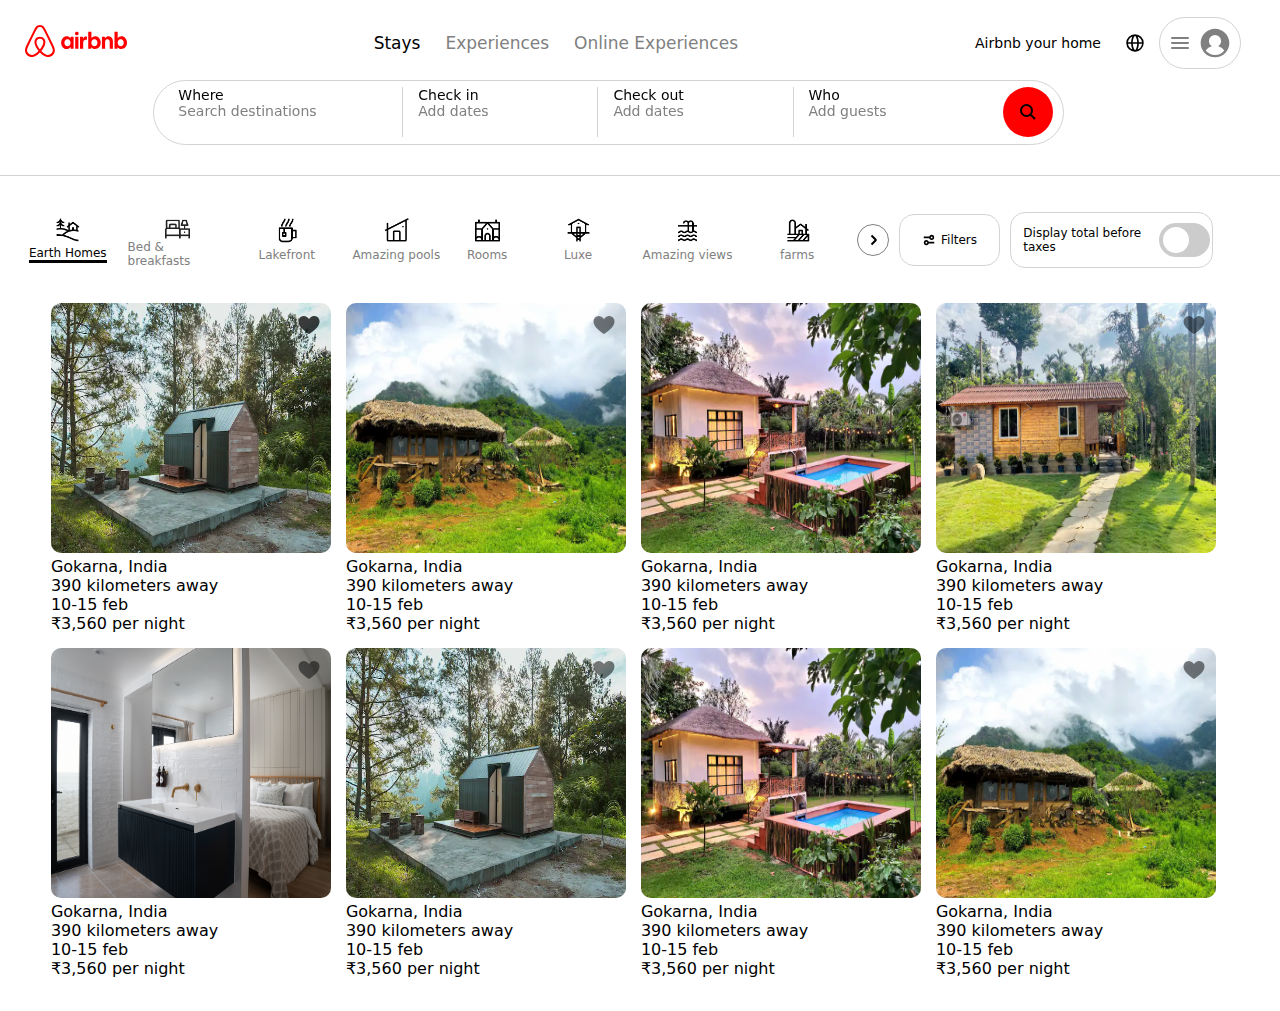
<file: airbnb/index.html>
<!DOCTYPE html>
<html lang="en">

<head>
    <meta charset="UTF-8">
    <meta name="viewport" content="width=device-width, initial-scale=1.0">
    <link rel="stylesheet" href="style.css">
    </link>
    <title>airbnb | Holiday rentals, cabins & more</title>
</head>

<body>
    <div class="root">
        <div class="header">
            <div class="header__options">
                <div class="logo">
                    <svg xmlns="http://www.w3.org/2000/svg">
                        <path
                            d="M29.3864 22.7101C29.2429 22.3073 29.0752 21.9176 28.9157 21.5565C28.6701 21.0011 28.4129 20.4446 28.1641 19.9067L28.1444 19.864C25.9255 15.0589 23.5439 10.1881 21.0659 5.38701L20.9607 5.18316C20.7079 4.69289 20.4466 4.18596 20.1784 3.68786C19.8604 3.0575 19.4745 2.4636 19.0276 1.91668C18.5245 1.31651 17.8956 0.833822 17.1853 0.502654C16.475 0.171486 15.7005 -9.83959e-05 14.9165 4.23317e-08C14.1325 9.84805e-05 13.3581 0.171877 12.6478 0.503224C11.9376 0.834571 11.3088 1.31742 10.8059 1.91771C10.3595 2.46476 9.97383 3.05853 9.65572 3.68858C9.38521 4.19115 9.12145 4.70278 8.8664 5.19757L8.76872 5.38696C6.29061 10.1884 3.90903 15.0592 1.69015 19.8639L1.65782 19.9338C1.41334 20.463 1.16057 21.0102 0.919073 21.5563C0.75949 21.9171 0.592009 22.3065 0.448355 22.7103C0.0369063 23.8104 -0.094204 24.9953 0.0668098 26.1585C0.237562 27.334 0.713008 28.4447 1.44606 29.3804C2.17911 30.3161 3.14434 31.0444 4.24614 31.4932C5.07835 31.8299 5.96818 32.002 6.86616 32C7.14824 31.9999 7.43008 31.9835 7.71027 31.9509C8.846 31.8062 9.94136 31.4366 10.9321 30.8639C12.2317 30.1338 13.5152 29.0638 14.9173 27.5348C16.3194 29.0638 17.6029 30.1338 18.9025 30.8639C19.8932 31.4367 20.9886 31.8062 22.1243 31.9509C22.4045 31.9835 22.6864 31.9999 22.9685 32C23.8664 32.002 24.7561 31.8299 25.5883 31.4932C26.6901 31.0444 27.6554 30.3161 28.3885 29.3804C29.1216 28.4447 29.5971 27.3341 29.7679 26.1585C29.9287 24.9952 29.7976 23.8103 29.3864 22.7101ZM14.9173 24.377C13.1816 22.1769 12.0678 20.1338 11.677 18.421C11.5169 17.7792 11.4791 17.1131 11.5656 16.4573C11.6339 15.9766 11.8105 15.5176 12.0821 15.1148C12.4163 14.6814 12.8458 14.3304 13.3374 14.0889C13.829 13.8475 14.3696 13.7219 14.9175 13.7219C15.4655 13.722 16.006 13.8476 16.4976 14.0892C16.9892 14.3307 17.4186 14.6817 17.7528 15.1151C18.0244 15.5181 18.201 15.9771 18.2693 16.4579C18.3556 17.114 18.3177 17.7803 18.1573 18.4223C17.7661 20.1349 16.6526 22.1774 14.9173 24.377ZM27.7406 25.8689C27.6212 26.6908 27.2887 27.4674 26.7762 28.1216C26.2636 28.7759 25.5887 29.2852 24.8183 29.599C24.0393 29.9111 23.1939 30.0217 22.3607 29.9205C21.4946 29.8089 20.6599 29.5239 19.9069 29.0824C18.7501 28.4325 17.5791 27.4348 16.2614 25.9712C18.3591 23.3846 19.669 21.0005 20.154 18.877C20.3723 17.984 20.4196 17.0579 20.2935 16.1475C20.1791 15.3632 19.8879 14.615 19.4419 13.9593C18.9194 13.2519 18.2378 12.6768 17.452 12.2805C16.6661 11.8842 15.798 11.6777 14.9175 11.6777C14.0371 11.6777 13.1689 11.8841 12.383 12.2803C11.5971 12.6765 10.9155 13.2515 10.393 13.9589C9.94707 14.6144 9.65591 15.3624 9.5414 16.1465C9.41524 17.0566 9.4623 17.9822 9.68011 18.8749C10.1648 20.9993 11.4748 23.384 13.5732 25.9714C12.2555 27.4348 11.0845 28.4325 9.92769 29.0825C9.17468 29.5239 8.34007 29.809 7.47395 29.9205C6.64065 30.0217 5.79525 29.9111 5.0162 29.599C4.24581 29.2852 3.57092 28.7759 3.05838 28.1217C2.54585 27.4674 2.21345 26.6908 2.09411 25.8689C1.97932 25.0334 2.07701 24.1825 2.37818 23.3946C2.49266 23.0728 2.62663 22.757 2.7926 22.3818C3.0274 21.851 3.27657 21.3115 3.51759 20.7898L3.54996 20.7197C5.75643 15.9419 8.12481 11.0982 10.5894 6.32294L10.6875 6.13283C10.9384 5.64601 11.1979 5.14267 11.4597 4.6563C11.7101 4.15501 12.0132 3.68171 12.3639 3.2444C12.6746 2.86903 13.0646 2.56681 13.5059 2.35934C13.9473 2.15186 14.4291 2.04426 14.9169 2.04422C15.4047 2.04418 15.8866 2.15171 16.3279 2.35911C16.7693 2.56651 17.1593 2.86867 17.4701 3.24399C17.821 3.68097 18.1242 4.15411 18.3744 4.65538C18.6338 5.13742 18.891 5.63623 19.1398 6.11858L19.2452 6.32315C21.7097 11.0979 24.078 15.9415 26.2847 20.7201L26.3046 20.7631C26.5498 21.2936 26.8033 21.8419 27.042 22.382C27.2082 22.7577 27.3424 23.0738 27.4566 23.3944C27.7576 24.1824 27.8553 25.0333 27.7406 25.8689Z"
                            fill="currentcolor" />
                        <path
                            d="M41.6847 24.1196C40.8856 24.1196 40.1505 23.9594 39.4792 23.6391C38.808 23.3188 38.2327 22.8703 37.7212 22.2937C37.2098 21.7172 36.8263 21.0445 36.5386 20.3078C36.2509 19.539 36.123 18.7062 36.123 17.8093C36.123 16.9124 36.2829 16.0475 36.5705 15.2787C36.8582 14.51 37.2737 13.8373 37.7852 13.2287C38.2966 12.6521 38.9039 12.1716 39.6071 11.8513C40.3103 11.531 41.0455 11.3708 41.8765 11.3708C42.6756 11.3708 43.3788 11.531 44.0181 11.8833C44.6574 12.2037 45.1688 12.6841 45.5843 13.2927L45.6802 11.7232H48.6209V23.7992H45.6802L45.5843 22.0375C45.1688 22.6781 44.6254 23.1906 43.9222 23.575C43.2829 23.9274 42.5158 24.1196 41.6847 24.1196ZM42.4519 21.2367C43.0272 21.2367 43.5386 21.0765 44.0181 20.7882C44.4656 20.4679 44.8172 20.0515 45.1049 19.539C45.3606 19.0265 45.4884 18.4179 45.4884 17.7452C45.4884 17.0725 45.3606 16.4639 45.1049 15.9514C44.8492 15.4389 44.4656 15.0225 44.0181 14.7022C43.5706 14.3818 43.0272 14.2537 42.4519 14.2537C41.8765 14.2537 41.3651 14.4139 40.8856 14.7022C40.4382 15.0225 40.0866 15.4389 39.7989 15.9514C39.5432 16.4639 39.4153 17.0725 39.4153 17.7452C39.4153 18.4179 39.5432 19.0265 39.7989 19.539C40.0546 20.0515 40.4382 20.4679 40.8856 20.7882C41.3651 21.0765 41.8765 21.2367 42.4519 21.2367ZM53.6392 8.4559C53.6392 8.80825 53.5753 9.12858 53.4154 9.38483C53.2556 9.64109 53.0319 9.86531 52.7442 10.0255C52.4565 10.1856 52.1369 10.2497 51.8173 10.2497C51.4976 10.2497 51.178 10.1856 50.8903 10.0255C50.6026 9.86531 50.3789 9.64109 50.2191 9.38483C50.0592 9.09654 49.9953 8.80825 49.9953 8.4559C49.9953 8.10355 50.0592 7.78323 50.2191 7.52697C50.3789 7.23868 50.6026 7.04649 50.8903 6.88633C51.178 6.72617 51.4976 6.66211 51.8173 6.66211C52.1369 6.66211 52.4565 6.72617 52.7442 6.88633C53.0319 7.04649 53.2556 7.27072 53.4154 7.52697C53.5433 7.78323 53.6392 8.07152 53.6392 8.4559ZM50.2191 23.7672V11.6911H53.4154V23.7672H50.2191V23.7672ZM61.9498 14.8623V14.8943C61.79 14.8303 61.5982 14.7982 61.4383 14.7662C61.2466 14.7342 61.0867 14.7342 60.895 14.7342C60 14.7342 59.3287 14.9904 58.8812 15.535C58.4018 16.0795 58.178 16.8483 58.178 17.8413V23.7672H54.9817V11.6911H57.9223L58.0182 13.517C58.3379 12.8763 58.7214 12.3958 59.2648 12.0435C59.7762 11.6911 60.3835 11.531 61.0867 11.531C61.3105 11.531 61.5342 11.563 61.726 11.595C61.8219 11.6271 61.8858 11.6271 61.9498 11.6591V14.8623ZM63.2283 23.7672V6.72617H66.4247V13.2287C66.8722 12.6521 67.3836 12.2036 68.0229 11.8513C68.6622 11.531 69.3654 11.3388 70.1645 11.3388C70.9635 11.3388 71.6987 11.4989 72.3699 11.8193C73.0412 12.1396 73.6165 12.588 74.128 13.1646C74.6394 13.7412 75.0229 14.4139 75.3106 15.1506C75.5983 15.9194 75.7261 16.7522 75.7261 17.6491C75.7261 18.546 75.5663 19.4109 75.2787 20.1796C74.991 20.9484 74.5755 21.6211 74.064 22.2297C73.5526 22.8063 72.9453 23.2867 72.2421 23.6071C71.5389 23.9274 70.8037 24.0875 69.9727 24.0875C69.1736 24.0875 68.4704 23.9274 67.8311 23.575C67.1918 23.2547 66.6804 22.7742 66.2649 22.1656L66.169 23.7352L63.2283 23.7672ZM69.3973 21.2367C69.9727 21.2367 70.4841 21.0765 70.9635 20.7882C71.411 20.4679 71.7626 20.0515 72.0503 19.539C72.306 19.0265 72.4339 18.4179 72.4339 17.7452C72.4339 17.0725 72.306 16.4639 72.0503 15.9514C71.7626 15.4389 71.411 15.0225 70.9635 14.7022C70.5161 14.3818 69.9727 14.2537 69.3973 14.2537C68.822 14.2537 68.3106 14.4139 67.8311 14.7022C67.3836 15.0225 67.032 15.4389 66.7443 15.9514C66.4886 16.4639 66.3608 17.0725 66.3608 17.7452C66.3608 18.4179 66.4886 19.0265 66.7443 19.539C67 20.0515 67.3836 20.4679 67.8311 20.7882C68.3106 21.0765 68.822 21.2367 69.3973 21.2367ZM76.9408 23.7672V11.6911H79.8814L79.9773 13.2607C80.3289 12.6841 80.8084 12.2357 81.4157 11.8833C82.023 11.531 82.7262 11.3708 83.5253 11.3708C84.4203 11.3708 85.1874 11.595 85.8267 12.0115C86.4979 12.4279 87.0094 13.0365 87.361 13.8053C87.7126 14.574 87.9043 15.5029 87.9043 16.56V23.7992H84.708V16.9764C84.708 16.1436 84.5162 15.4709 84.1326 14.9904C83.7491 14.51 83.2376 14.2537 82.5664 14.2537C82.0869 14.2537 81.6714 14.3498 81.2878 14.574C80.9362 14.7982 80.6486 15.0865 80.4248 15.503C80.2011 15.8873 80.1052 16.3678 80.1052 16.8483V23.7672H76.9408V23.7672ZM89.5025 23.7672V6.72617H92.6989V13.2287C93.1464 12.6521 93.6578 12.2036 94.2971 11.8513C94.9364 11.531 95.6396 11.3388 96.4387 11.3388C97.2378 11.3388 97.9729 11.4989 98.6442 11.8193C99.3154 12.1396 99.8907 12.588 100.402 13.1646C100.914 13.7412 101.297 14.4139 101.585 15.1506C101.873 15.9194 102 16.7522 102 17.6491C102 18.546 101.841 19.4109 101.553 20.1796C101.265 20.9484 100.85 21.6211 100.338 22.2297C99.8268 22.8063 99.2195 23.2867 98.5163 23.6071C97.8131 23.9274 97.0779 24.0875 96.2469 24.0875C95.4478 24.0875 94.7446 23.9274 94.1053 23.575C93.466 23.2547 92.9546 22.7742 92.5391 22.1656L92.4432 23.7352L89.5025 23.7672ZM95.7035 21.2367C96.2788 21.2367 96.7903 21.0765 97.2697 20.7882C97.7172 20.4679 98.0688 20.0515 98.3565 19.539C98.6122 19.0265 98.7401 18.4179 98.7401 17.7452C98.7401 17.0725 98.6122 16.4639 98.3565 15.9514C98.1008 15.4389 97.7172 15.0225 97.2697 14.7022C96.8222 14.3818 96.2788 14.2537 95.7035 14.2537C95.1281 14.2537 94.6167 14.4139 94.1373 14.7022C93.6898 15.0225 93.3382 15.4389 93.0505 15.9514C92.7628 16.4639 92.6669 17.0725 92.6669 17.7452C92.6669 18.4179 92.7948 19.0265 93.0505 19.539C93.3062 20.0515 93.6898 20.4679 94.1373 20.7882C94.6167 21.0765 95.0962 21.2367 95.7035 21.2367Z"
                            fill="currentcolor" />
                    </svg>
                </div>

                <div class="header__categories">
                    <div id="selected">Stays</div>
                    <div>Experiences</div>
                    <div>Online Experiences</div>
                </div>

                <div class="header__user">
                    <div class="your-home">Airbnb your home</div>
                    <div class="language">
                        <svg xmlns="http://www.w3.org/2000/svg" viewBox="0 0 16 16" aria-hidden="true"
                            role="presentation" focusable="false"
                            style="display: block; height: 18px; width: 18px; fill: currentcolor;">
                            <path
                                d="M8 .25a7.77 7.77 0 0 1 7.75 7.78 7.75 7.75 0 0 1-7.52 7.72h-.25A7.75 7.75 0 0 1 .25 8.24v-.25A7.75 7.75 0 0 1 8 .25zm1.95 8.5h-3.9c.15 2.9 1.17 5.34 1.88 5.5H8c.68 0 1.72-2.37 1.93-5.23zm4.26 0h-2.76c-.09 1.96-.53 3.78-1.18 5.08A6.26 6.26 0 0 0 14.17 9zm-9.67 0H1.8a6.26 6.26 0 0 0 3.94 5.08 12.59 12.59 0 0 1-1.16-4.7l-.03-.38zm1.2-6.58-.12.05a6.26 6.26 0 0 0-3.83 5.03h2.75c.09-1.83.48-3.54 1.06-4.81zm2.25-.42c-.7 0-1.78 2.51-1.94 5.5h3.9c-.15-2.9-1.18-5.34-1.89-5.5h-.07zm2.28.43.03.05a12.95 12.95 0 0 1 1.15 5.02h2.75a6.28 6.28 0 0 0-3.93-5.07z">
                            </path>
                        </svg>

                    </div>
                    <div class="header__login">
                        <svg xmlns="http://www.w3.org/2000/svg" viewBox="0 0 32 32" aria-hidden="true"
                            role="presentation" focusable="false"
                            style="display: block; fill: none; height: 20px; width: 20px; stroke: currentcolor; stroke-width: 3; overflow: visible;">
                            <g fill="none">
                                <path d="M2 16h28M2 24h28M2 8h28" />
                            </g>
                        </svg>
                        <svg xmlns="http://www.w3.org/2000/svg" viewBox="0 0 32 32" aria-hidden="true"
                            role="presentation" focusable="false"
                            style="display: block; height: 30px; width: 30px; fill: currentcolor;">
                            <path
                                d="M16 .7C7.56.7.7 7.56.7 16S7.56 31.3 16 31.3 31.3 24.44 31.3 16 24.44.7 16 .7zm0 28c-4.02 0-7.6-1.88-9.93-4.81a12.43 12.43 0 0 1 6.45-4.4A6.5 6.5 0 0 1 9.5 14a6.5 6.5 0 0 1 13 0 6.51 6.51 0 0 1-3.02 5.5 12.42 12.42 0 0 1 6.45 4.4A12.67 12.67 0 0 1 16 28.7z">
                            </path>
                        </svg>
                    </div>
                </div>
            </div>
            <div class="search">
                <div class="search__destination">
                    <span>Where</span><br>
                    <span class="grey__heading">Search destinations</span>
                </div>
                <div class="search__dates">
                    <span>Check in</span><br>
                    <span class="grey__heading">Add dates</span>
                </div>
                <div class="search__dates">
                    <span>Check out</span><br>
                    <span class="grey__heading">Add dates</span>
                </div>
                <div class="search__guest">
                    <span>Who</span><br>
                    <span class="grey__heading">Add guests</span>
                </div>
                <div class="search__btn">
                    <div>
                        <svg xmlns="http://www.w3.org/2000/svg" viewBox="0 0 32 32" aria-hidden="true"
                            role="presentation" focusable="false"
                            style="display: block; fill: none; height: 16px; width: 16px; stroke: currentcolor; stroke-width: 4; overflow: visible;">
                            <path fill="none" d="M13 24a11 11 0 1 0 0-22 11 11 0 0 0 0 22zm8-3 9 9" />
                        </svg>
                    </div>
                </div>
            </div>
        </div>
        <div class="sub__header">
            <div>
                <img alt="" src="images/i1.jpeg">
                <span class="active">Earth Homes</span>
            </div>
            <div>
                <img alt="" src="images/i2.jpeg">
                <span>Bed & breakfasts</span>
            </div>
            <div>
                <img alt="" src="images/i3.jpeg">
                <span>Lakefront</span>
            </div>
            <div>
                <img alt="" src="images/i4.jpeg">
                <span>Amazing pools</span>
            </div>
            <div class="sub__header--small">
                <img alt="" src="images/i5.jpeg">
                <span>Rooms</span>
            </div>
            <div>
                <img alt="" src="images/i6.jpeg">
                <span>Luxe</span>
            </div>
            <div>
                <img alt="" src="images/i7.jpeg">
                <span>Amazing views</span>
            </div>
            <div>
                <img alt="" src="images/i8.jpeg">
                <span>farms</span>
            </div>
            <div class="arrow">
                <svg xmlns="http://www.w3.org/2000/svg" viewBox="0 0 32 32" aria-hidden="true" role="presentation" focusable="false" style="display: block; fill: none; height: 12px; width: 12px; stroke: currentcolor; stroke-width: 5.33333; overflow: visible;"><path fill="none" d="m12 4 11.3 11.3a1 1 0 0 1 0 1.4L12 28"/></svg>
            </div>
            <div class="filter">
                <svg xmlns="http://www.w3.org/2000/svg" viewBox="0 0 16 16"
                    style="display:block;height:14px;width:14px;fill:currentColor" aria-hidden="true"
                    role="presentation" focusable="false">
                    <path
                        d="M5 8a3 3 0 0 1 2.83 2H14v2H7.83A3 3 0 1 1 5 8zm0 2a1 1 0 1 0 0 2 1 1 0 0 0 0-2zm6-8a3 3 0 1 1-2.83 4H2V4h6.17A3 3 0 0 1 11 2zm0 2a1 1 0 1 0 0 2 1 1 0 0 0 0-2z" />
                </svg> <span>Filters</span>
            </div>
            <div class="flip">
             <span>Display total before taxes</span>
             <label class="switch">
                <input type="checkbox">
                <span class="slider round"></span>
              </label>
            </div>
        </div>
        <div class="container">
            <div class="container_item">
                <section class="container__section">
                    <img class="container__img1" src="images/d1.webp" alt="">
                    <svg class="heart" xmlns="http://www.w3.org/2000/svg" viewBox="0 0 32 32" aria-hidden="true"
                        role="presentation" focusable="false"
                        style="stroke-width:4; stroke:white;display: block; fill: rgba(0, 0, 0, 0.5); height: 24px; width: 24px; stroke: var(--f-mkcy-f); stroke-width: 2; overflow: visible;">
                        <path
                            d="M16 28c7-4.73 14-10 14-17a6.98 6.98 0 0 0-7-7c-1.8 0-3.58.68-4.95 2.05L16 8.1l-2.05-2.05a6.98 6.98 0 0 0-9.9 0A6.98 6.98 0 0 0 2 11c0 7 7 12.27 14 17z" />
                    </svg>
                    <svg class="heart" xmlns="http://www.w3.org/2000/svg" viewBox="0 0 32 32" aria-hidden="true"
                        role="presentation" focusable="false"
                        style="stroke-width:4; stroke:white;display: block; fill: rgba(0, 0, 0, 0.5); height: 24px; width: 24px; stroke: var(--f-mkcy-f); stroke-width: 2; overflow: visible;">
                        <path
                            d="M16 28c7-4.73 14-10 14-17a6.98 6.98 0 0 0-7-7c-1.8 0-3.58.68-4.95 2.05L16 8.1l-2.05-2.05a6.98 6.98 0 0 0-9.9 0A6.98 6.98 0 0 0 2 11c0 7 7 12.27 14 17z" />
                    </svg>
                </section>

                <div class="container_desc">Gokarna, India</div>
                <div class="container_desc1">390 kilometers away</div>
                <div class="container_desc2">10-15 feb</div>
                <div class="container_desc3">₹3,560 per night</div>
            </div>
            <div class="container_item">
                <section class="container__section">
                    <img class="container__img1" src="images/d2.webp" alt="">
                    <svg class="heart" xmlns="http://www.w3.org/2000/svg" viewBox="0 0 32 32" aria-hidden="true"
                        role="presentation" focusable="false"
                        style="stroke-width:4; stroke:white;display: block; fill: rgba(0, 0, 0, 0.5); height: 24px; width: 24px; stroke: var(--f-mkcy-f); stroke-width: 2; overflow: visible;">
                        <path
                            d="M16 28c7-4.73 14-10 14-17a6.98 6.98 0 0 0-7-7c-1.8 0-3.58.68-4.95 2.05L16 8.1l-2.05-2.05a6.98 6.98 0 0 0-9.9 0A6.98 6.98 0 0 0 2 11c0 7 7 12.27 14 17z" />
                    </svg>
                </section>

                <div class="container_desc">Gokarna, India</div>
                <div class="container_desc1">390 kilometers away</div>
                <div class="container_desc2">10-15 feb</div>
                <div class="container_desc3">₹3,560 per night</div>
            </div>
            <div class="container_item">
                <section class="container__section">
                    <img class="container__img1" src="images/d3.webp" alt="">
                    <svg class="heart" xmlns="http://www.w3.org/2000/svg" viewBox="0 0 32 32" aria-hidden="true"
                        role="presentation" focusable="false"
                        style="stroke-width:4; stroke:white;display: block; fill: rgba(0, 0, 0, 0.5); height: 24px; width: 24px; stroke: var(--f-mkcy-f); stroke-width: 2; overflow: visible;">
                        <path
                            d="M16 28c7-4.73 14-10 14-17a6.98 6.98 0 0 0-7-7c-1.8 0-3.58.68-4.95 2.05L16 8.1l-2.05-2.05a6.98 6.98 0 0 0-9.9 0A6.98 6.98 0 0 0 2 11c0 7 7 12.27 14 17z" />
                    </svg>
                </section>

                <div class="container_desc">Gokarna, India</div>
                <div class="container_desc1">390 kilometers away</div>
                <div class="container_desc2">10-15 feb</div>
                <div class="container_desc3">₹3,560 per night</div>
            </div>
            <div class="container_item">
                <section class="container__section">
                    <img class="container__img1" src="images/d4.webp" alt="">
                    <svg class="heart" xmlns="http://www.w3.org/2000/svg" viewBox="0 0 32 32" aria-hidden="true"
                        role="presentation" focusable="false"
                        style="stroke-width:4; stroke:white;display: block; fill: rgba(0, 0, 0, 0.5); height: 24px; width: 24px; stroke: var(--f-mkcy-f); stroke-width: 2; overflow: visible;">
                        <path
                            d="M16 28c7-4.73 14-10 14-17a6.98 6.98 0 0 0-7-7c-1.8 0-3.58.68-4.95 2.05L16 8.1l-2.05-2.05a6.98 6.98 0 0 0-9.9 0A6.98 6.98 0 0 0 2 11c0 7 7 12.27 14 17z" />
                    </svg>
                </section>

                <div class="container_desc">Gokarna, India</div>
                <div class="container_desc1">390 kilometers away</div>
                <div class="container_desc2">10-15 feb</div>
                <div class="container_desc3">₹3,560 per night</div>
            </div>
            <div class="container_item">
                <section class="container__section">
                    <img class="container__img1" src="images/home.jpg" alt="">
                    <svg class="heart" xmlns="http://www.w3.org/2000/svg" viewBox="0 0 32 32" aria-hidden="true"
                        role="presentation" focusable="false"
                        style="stroke-width:4; stroke:white;display: block; fill: rgba(0, 0, 0, 0.5); height: 24px; width: 24px; stroke: var(--f-mkcy-f); stroke-width: 2; overflow: visible;">
                        <path
                            d="M16 28c7-4.73 14-10 14-17a6.98 6.98 0 0 0-7-7c-1.8 0-3.58.68-4.95 2.05L16 8.1l-2.05-2.05a6.98 6.98 0 0 0-9.9 0A6.98 6.98 0 0 0 2 11c0 7 7 12.27 14 17z" />
                    </svg>
                </section>

                <div class="container_desc">Gokarna, India</div>
                <div class="container_desc1">390 kilometers away</div>
                <div class="container_desc2">10-15 feb</div>
                <div class="container_desc3">₹3,560 per night</div>
            </div>
            <div class="container_item">
                <section class="container__section">
                    <img class="container__img1" src="images/d1.webp" alt="">
                    <svg class="heart" xmlns="http://www.w3.org/2000/svg" viewBox="0 0 32 32" aria-hidden="true"
                        role="presentation" focusable="false"
                        style="stroke-width:4; stroke:white;display: block; fill: rgba(0, 0, 0, 0.5); height: 24px; width: 24px; stroke: var(--f-mkcy-f); stroke-width: 2; overflow: visible;">
                        <path
                            d="M16 28c7-4.73 14-10 14-17a6.98 6.98 0 0 0-7-7c-1.8 0-3.58.68-4.95 2.05L16 8.1l-2.05-2.05a6.98 6.98 0 0 0-9.9 0A6.98 6.98 0 0 0 2 11c0 7 7 12.27 14 17z" />
                    </svg>
                </section>

                <div class="container_desc">Gokarna, India</div>
                <div class="container_desc1">390 kilometers away</div>
                <div class="container_desc2">10-15 feb</div>
                <div class="container_desc3">₹3,560 per night</div>
            </div>
            <div class="container_item">
                <section class="container__section">
                    <img class="container__img1" src="images/d3.webp" alt="">
                    <svg class="heart" xmlns="http://www.w3.org/2000/svg" viewBox="0 0 32 32" aria-hidden="true"
                        role="presentation" focusable="false"
                        style="stroke-width:4; stroke:white;display: block; fill: rgba(0, 0, 0, 0.5); height: 24px; width: 24px; stroke: var(--f-mkcy-f); stroke-width: 2; overflow: visible;">
                        <path
                            d="M16 28c7-4.73 14-10 14-17a6.98 6.98 0 0 0-7-7c-1.8 0-3.58.68-4.95 2.05L16 8.1l-2.05-2.05a6.98 6.98 0 0 0-9.9 0A6.98 6.98 0 0 0 2 11c0 7 7 12.27 14 17z" />
                    </svg>
                </section>

                <div class="container_desc">Gokarna, India</div>
                <div class="container_desc1">390 kilometers away</div>
                <div class="container_desc2">10-15 feb</div>
                <div class="container_desc3">₹3,560 per night</div>
            </div>
            <div class="container_item">
                <section class="container__section">
                    <img class="container__img1" src="images/d2.webp" alt="">
                    <svg class="heart" xmlns="http://www.w3.org/2000/svg" viewBox="0 0 32 32" aria-hidden="true"
                        role="presentation" focusable="false"
                        style="stroke-width:4; stroke:white;display: block; fill: rgba(0, 0, 0, 0.5); height: 24px; width: 24px; stroke: var(--f-mkcy-f); stroke-width: 2; overflow: visible;">
                        <path
                            d="M16 28c7-4.73 14-10 14-17a6.98 6.98 0 0 0-7-7c-1.8 0-3.58.68-4.95 2.05L16 8.1l-2.05-2.05a6.98 6.98 0 0 0-9.9 0A6.98 6.98 0 0 0 2 11c0 7 7 12.27 14 17z" />
                    </svg>
                </section>

                <div class="container_desc">Gokarna, India</div>
                <div class="container_desc1">390 kilometers away</div>
                <div class="container_desc2">10-15 feb</div>
                <div class="container_desc3">₹3,560 per night</div>
            </div>
        </div>
    </div>
</body>

</html>
</file>
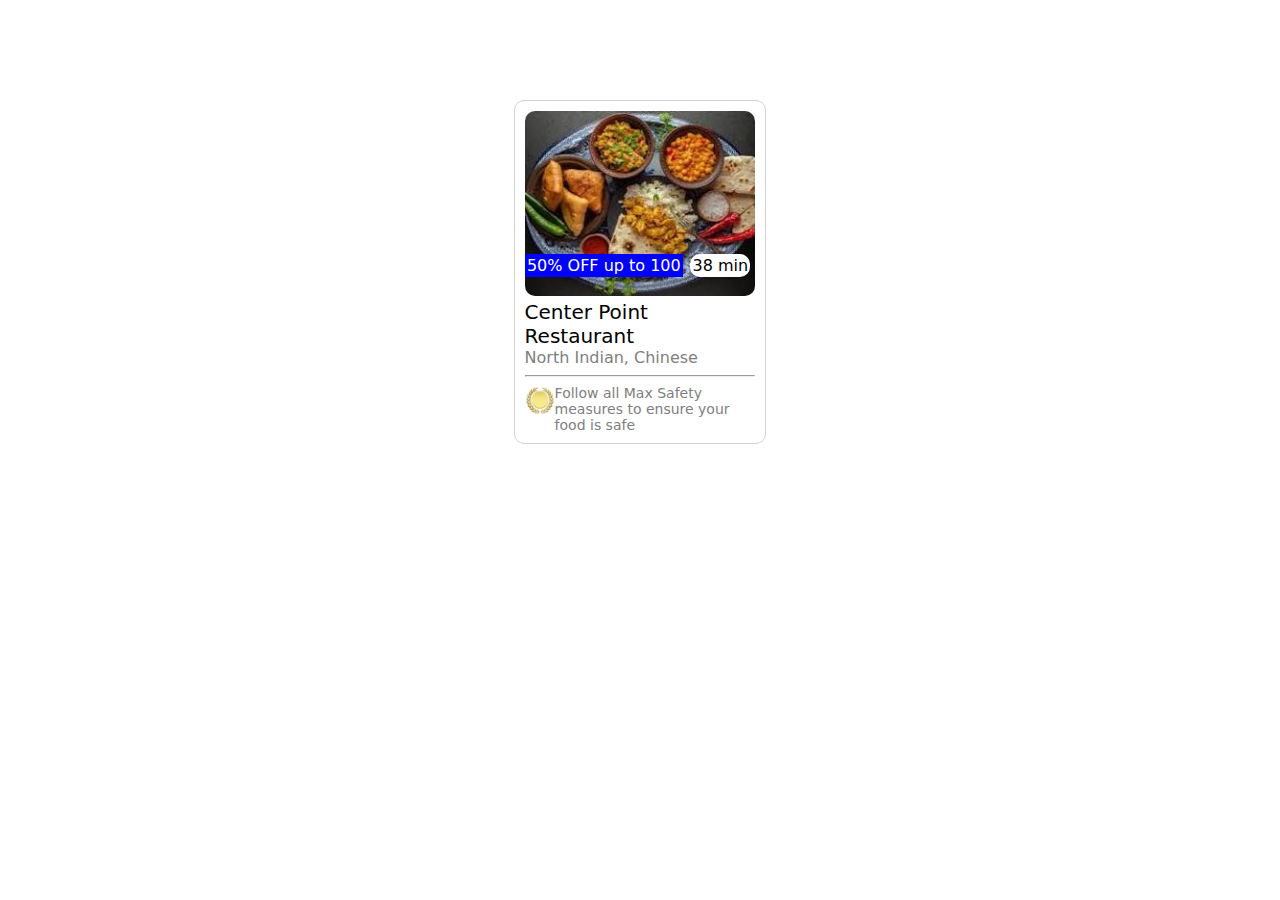
<file: index1.html>
<!DOCTYPE html>
<html lang="en">
<head>
    <meta charset="UTF-8">
    <meta name="viewport" content="width=device-width, initial-scale=1.0">
    <title>Center Point Restaurant</title>
    <link rel="stylesheet" href="style1.css" />
</head>
<body>
    <div class="container">
        <section class="container__section">
            <!-- https://source.unsplash.com/1600*1000/?food -->
        <img class="container__img1" src="images/img1.jpg" alt="">
        <div class="container__div1">50% OFF up to 100</div>
        <div class="container__div2">38 min</div>
        </section>
    
    <div class="container_para1">Center Point Restaurant</div>
    <div class="container_para">North Indian, Chinese</div>
    <hr>
   <div class="container__div3"><img src="images/img2.jpg" alt="" class="container__img2"><span class="container_para2">Follow all Max Safety measures to ensure your food is safe</span></div> 
</div>
</body>
</html>
</file>
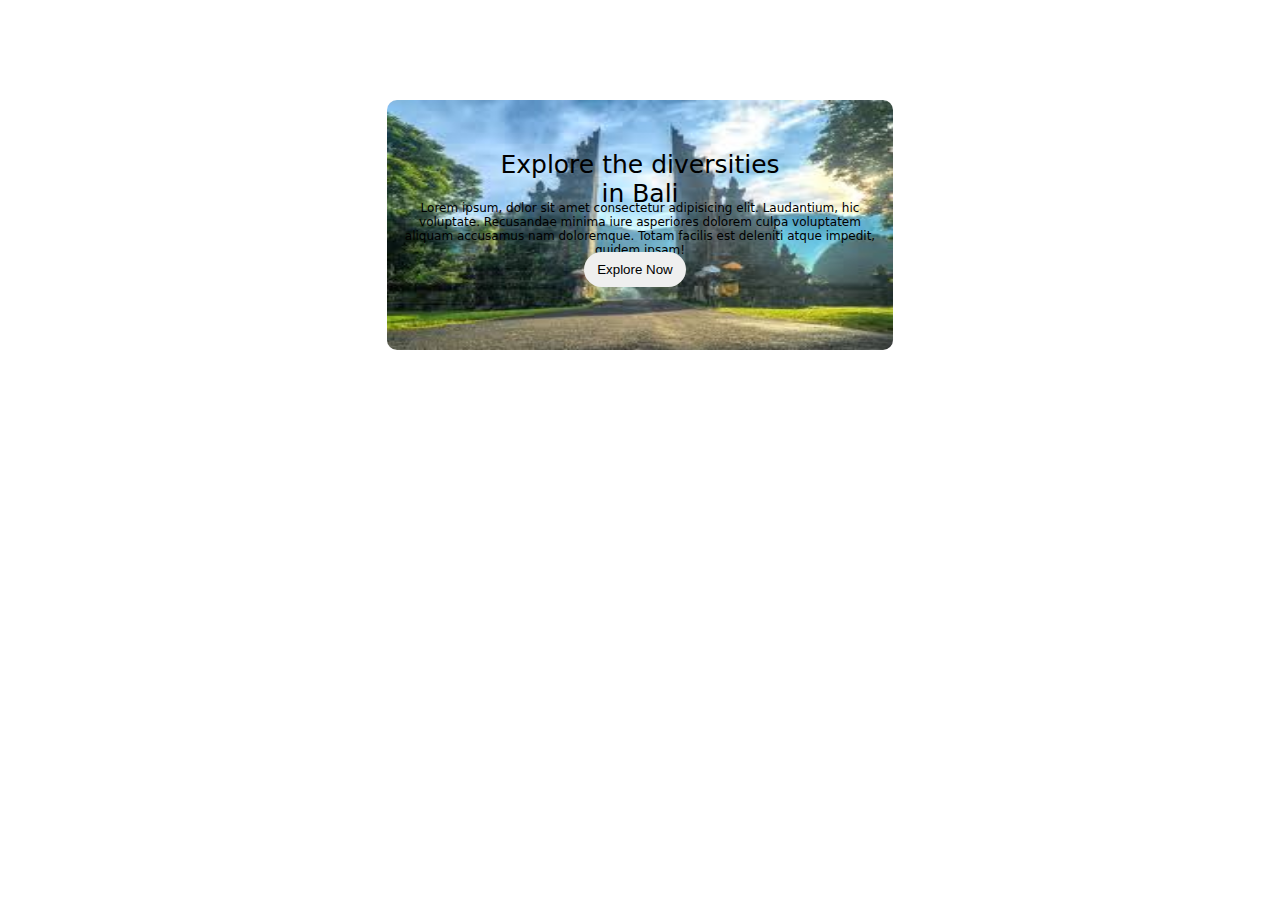
<file: index2.html>
<!DOCTYPE html>
<html lang="en">
<head>
    <meta charset="UTF-8">
    <meta name="viewport" content="width=device-width, initial-scale=1.0">
    <title>Explore</title>
    <link rel="stylesheet" href="style2.css" />
</head>
<body>
    <div class="container">
        <section class="container__section">
        <img class="container__img" src="images/img3.jpg" alt="">
        <p class="container__para">Explore the diversities in Bali</p>
        <p class="container__para1">Lorem ipsum, dolor sit amet consectetur adipisicing elit. Laudantium, hic voluptate. Recusandae minima iure asperiores dolorem culpa voluptatem aliquam accusamus nam doloremque. Totam facilis est deleniti atque impedit, quidem ipsam!</p>
        <button class="container__btn">Explore Now</button>
        </section>
</div>
</body>
</html>
</file>
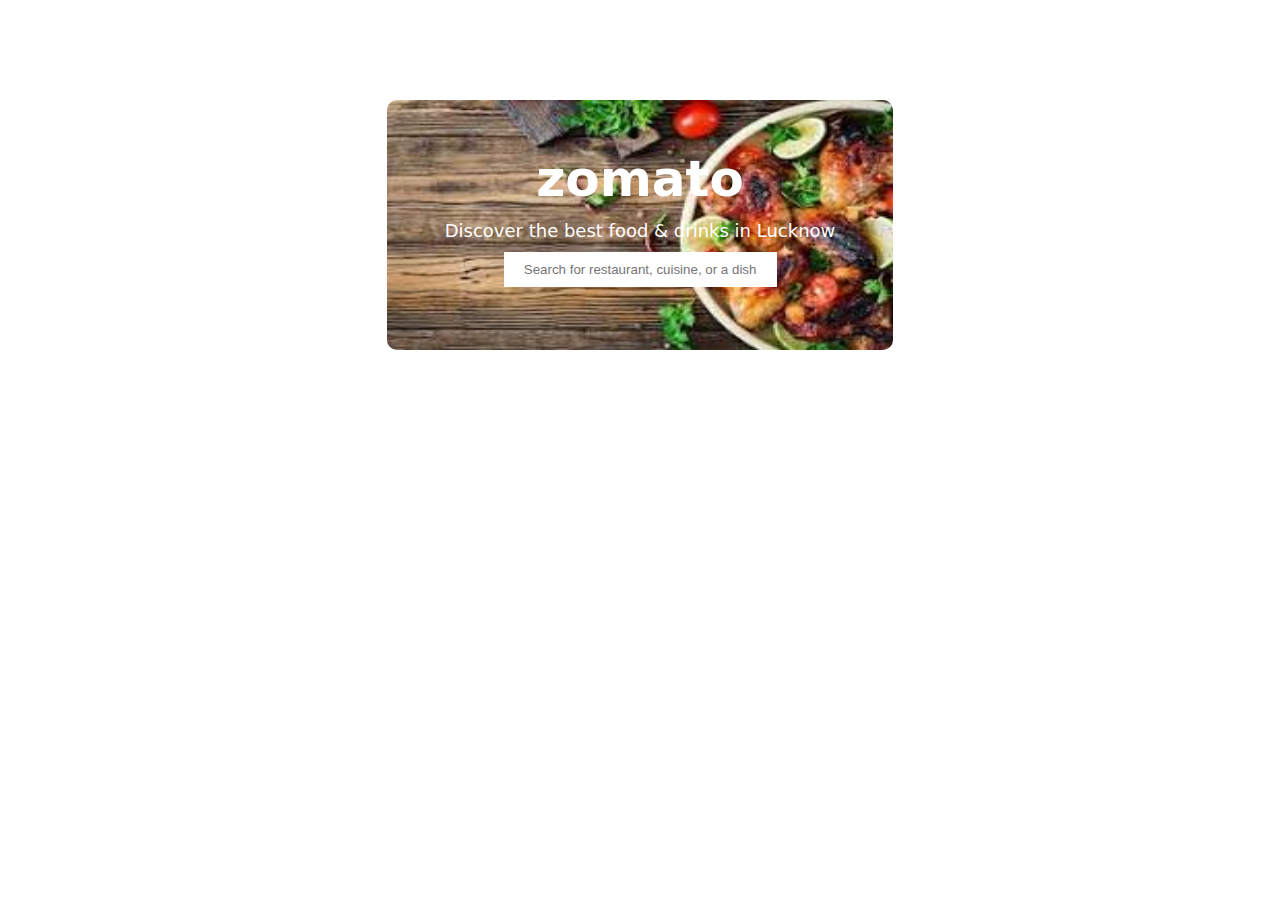
<file: index3.html>
<!DOCTYPE html>
<html lang="en">
<head>
    <meta charset="UTF-8">
    <meta name="viewport" content="width=device-width, initial-scale=1.0">
    <title>zomato</title>
    <link rel="stylesheet" href="style3.css" />
</head>
<body>
    <div class="container">
        <section class="container__section">
        <img class="container__img" src="images/img4.jpg" alt="">
        <p class="container__para">zomato</p>
        <p class="container__para1">Discover the best food & drinks in Lucknow</p>
        <input type="text" class="container__txt" placeholder="Search for restaurant, cuisine, or a dish">
        </section>
</div>
</body>
</html>
</file>
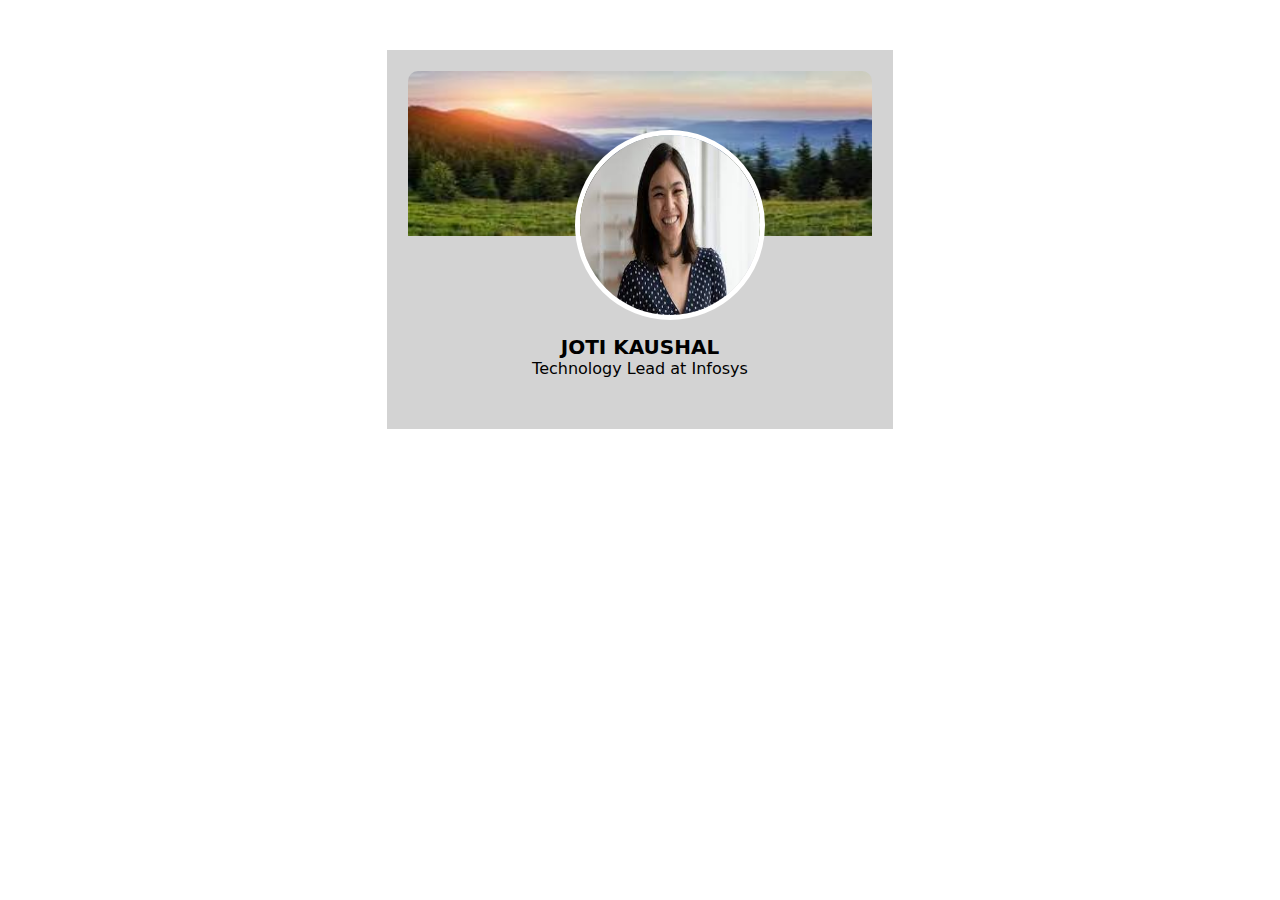
<file: index4.html>
<!DOCTYPE html>
<html lang="en">
<head>
    <meta charset="UTF-8">
    <meta name="viewport" content="width=device-width, initial-scale=1.0">
    <title>zomato</title>
    <link rel="stylesheet" href="style4.css" />
</head>
<body>
    <div class="container">
        <section class="container__section">
        <img class="container__img" src="images/img5.jpg" alt="">
        <img class="container__img1" src="images/img6.jpg" alt="">
         </section>
         <section class="container__section1">
        <span class="container__para">JOTI KAUSHAL</span><br>
        <span class="container__para1">Technology Lead at Infosys</span>
        </section>
</div>
</body>
</html>
</file>
<file: airbnb/style.css>
.root{
    font-family: system-ui, -apple-system, BlinkMacSystemFont, 'Segoe UI', Roboto, Oxygen, Ubuntu, Cantarell, 'Open Sans', 'Helvetica Neue', sans-serif;
    box-sizing: border-box;
}

.header{
    position:fixed;
    top:0px;
    bottom:0px;
    left:0px;
    width: 100%;
    height: 125px;
    border-bottom: 1px solid lightgray;
    background-color: white;
    padding: 25px;
    z-index: 1;
}

.header__options{
    width: 95%;
    display: flex;
    justify-content: space-between;
    flex-wrap: wrap;
    background-color: white;
}

.logo{
    width: 10%;
    color:red;
    height: 35px;
}

.header__categories{
    display: flex;
    gap:25px;
    color: gray;
    font-size: 17px;
    flex-wrap: wrap;
    height: 35px;
    justify-content: center;
    align-items: center;
}

.header__user{
    display: flex;
    gap:5px;
    justify-content: center;
    align-items: center;
    font-size: 14px;
    font-weight: 500;
    height: 35px;
}

.header__login{
    display: flex;
    gap: 10px;
    height: 50px;
    border: 1px solid lightgray;
    border-radius: 50px;
    width: 80px;
    justify-content: center;
    align-items: center;
    color: gray;
}

#selected{
    color: black;
    font-weight: 500;
}

.your-home{
    padding: 10px;
}
.your-home:hover{
    padding: 10px;
    border: 1px solid lightgray;
    border-radius: 20px;
    background: lightgrey;
}

.language{
    padding: 10px;
}

.language:hover{
    padding: 10px;
    border-radius: 100%;
    border: 1px solid lightgray;
    background: lightgray;
}
.search{
    display: flex;
    gap: 15px;
    border: 0.5px solid lightgray;
    border-radius: 50px;
    margin-top: 20px;
    padding: 0.5%;
    text-align: left;
    width: 70%;
    margin-left: 10%;
    font-weight: 500;
    position: fixed;
    box-shadow: 1px;
}

.search__destination{
    width:25%;
    margin-left: 2%;
    border-right: 1px solid lightgray;
    font-size: 14px;
}
.search__dates{
    width: 20%;
    border-right: 1px solid lightgray;
    font-size: 14px;
}

.search__guest{
    width: 20%;
    font-size: 14px;
}

.search__btn{
    width: 6%;
}

.search__btn div{
    height: 50px;
    width: 50px;
    border: none;
    border-radius: 100%;
    background-color: red;
    display: flex;
    align-items: center;
    justify-content: center;
}

.grey__heading{
    color: grey;
    font-weight: normal;
}

.sub__header{
        /* width: 100%; */
        margin-top: 16%;
        display: flex;
        gap: 10px;
        flex-wrap: wrap;
        align-items: center;
        padding: 10px;
}

.sub__header div{
    display: grid;
    width: 8%;
    height: 50px;
    font-size: 12px;
    align-items: center;
    justify-content: center;
}

.sub__header span{
  color:gray;
  
}
.sub__header img{
    margin: auto;
    height: 25px;
}

.sub__header--small{
    width: 5% !important;
}

.container{
    width: 95%;
    padding: 25px;
    display: flex;
    gap:15px;
    flex-wrap: wrap; 
    justify-content: center;
}

.container_item{
    width:280px;
}

.container__img1{
    border-radius: 10px;
    width: 100%;
    height: 250px;
}

.container_desc, .container_desc3{
    font-weight: 500;
}

.container__section{
    position: relative;
}

.heart{
    position: absolute;
    top:10px;
    right: 10px;
    
}
.active{
    font-weight: 500;
    color: black !important;
    border-bottom: 3px solid black;
}

.arrow{
    width: 30px !important;
    height: 30px !important;
    border: 1px solid gray;
    border-radius: 100%;
}
.filter{
    display: flex !important;
    gap: 5px;
    border: 1px solid lightgray;
    border-radius: 15px;
}

.filter span{
    color: black !important;
    font-weight: 500;
}

.flip{
   
    width: 15% !important;
    display: flex !important;
    gap: 5px;
    color: black !important;
    justify-content: left !important;
    padding: 2px;
    border: 1px solid lightgray;
    border-radius: 15px;
    padding-left: 12px;
}

.flip span{
    color: black !important;
    font-weight: 500;
}
/* The switch - the box around the slider */
.switch {
    position: relative;
    display: inline-block;
    width: 60px;
    height: 34px;
  }
  
  /* Hide default HTML checkbox */
  .switch input {
    opacity: 0;
    width: 0;
    height: 0;
  }
  
  /* The slider */
  .slider {
    position: absolute;
    cursor: pointer;
    top: 0;
    left: 0;
    right: 0;
    bottom: 0;
    background-color: #ccc;
    -webkit-transition: .4s;
    transition: .4s;
  }
  
  .slider:before {
    position: absolute;
    content: "";
    height: 26px;
    width: 26px;
    left: 4px;
    bottom: 4px;
    background-color: white;
    -webkit-transition: .4s;
    transition: .4s;
  }
  
  input:checked + .slider {
    background-color: #2196F3;
  }
  
  input:focus + .slider {
    box-shadow: 0 0 1px #2196F3;
  }
  
  input:checked + .slider:before {
    -webkit-transform: translateX(26px);
    -ms-transform: translateX(26px);
    transform: translateX(26px);
  }
  
  /* Rounded sliders */
  .slider.round {
    border-radius: 34px;
  }
  
  .slider.round:before {
    border-radius: 50%;
  }
</file>
<file: style1.css>
.container{
    width: 20%;
    margin: 100px auto;
    border: 1px solid lightgray;
    padding: 10px;
    border-radius: 10px;
    box-sizing: border-box;
    font-family: system-ui, -apple-system, BlinkMacSystemFont, 'Segoe UI', Roboto, Oxygen, Ubuntu, Cantarell, 'Open Sans', 'Helvetica Neue', sans-serif;
}
.container__section{
    width: 100%;
    position: relative;
}

.container__img1{
    width: 100%;
    border-radius: 10px;
}

.container__div1{
    position: absolute;
    left: 0;
    background-color: blue;
    color: white;
    padding: 1%;
    border: none;
    margin-bottom: 10px;
    margin-top:-46px;
}

.container__div2{
    position: absolute;
    right: 0;
    background-color: white;
    padding: 1%;
    border: none;
    border-radius: 10px;
    margin-bottom: 10px;
    margin-top:-46px;
    margin-right: 5px;
}

.container__div3{
    display: inline-flex;
}

.container__img2{
    height: 30px;
    width: 30px;
    text-align: center;
}

.container_para1{
    font-size: 20px;
    font-weight: 500px;
}

.container_para{
    color:gray;
}

.container_para2{
    font-size: 14px;
    color:gray;
}
</file>
<file: style2.css>
.container{
    width: 40%;
    margin: 100px auto;
    border: none;
    box-sizing: border-box;
    position: relative;
    font-family: system-ui, -apple-system, BlinkMacSystemFont, 'Segoe UI', Roboto, Oxygen, Ubuntu, Cantarell, 'Open Sans', 'Helvetica Neue', sans-serif;
}

.container__img{
    width: 100%;
    border-radius: 10px;
    height: 250px;
}

.container__para, .container__para1, .container__btn{
    position: absolute;
    text-align: center;
}
.container__para, .container__para1{
    color: black;
}

.container__para{
    text-align: center;
    top: 10%;
    left: 20%;
    right: 20%;
    font-size: 25px;
}

.container__para1{
    text-align: center;
    top: 35%;
    left: 2%;
    right: 2%;
    font-size: 12px;
}

.container__btn{
    top: 60%;
    right: 41%;
    padding: 10px;
    border: none;
    border-radius: 20px;
    width: 20%;
}
</file>
<file: style3.css>
.container{
    width: 40%;
    margin: 100px auto;
    border: none;
    box-sizing: border-box;
    position: relative;
    font-family: system-ui, -apple-system, BlinkMacSystemFont, 'Segoe UI', Roboto, Oxygen, Ubuntu, Cantarell, 'Open Sans', 'Helvetica Neue', sans-serif;
}

.container__img{
    width: 100%;
    border-radius: 10px;
    height: 250px;
}

.container__para, .container__para1, .container__txt{
    position: absolute;
    text-align: center;
}
.container__para, .container__para1{
    color: white;
}

.container__para{
    text-align: center;
    top: 0;
    left: 20%;
    right: 20%;
    font-size: 50px;
    font-weight: bold;
}

.container__para1{
    text-align: center;
    top: 40%;
    left: 2%;
    right: 2%;
    font-size: 18px;
    font-weight: 500;
}

.container__txt{
    top: 60%;
    right: 23%;
    padding: 10px;
    border: none;
    width: 50%;
}
</file>
<file: style4.css>
.container {
    width: 40%;
    margin: 50px auto;
    border: 1px solid lightgray;
    box-sizing: border-box;
    background-color: lightgray;
    padding: 20px;
    font-family: system-ui, -apple-system, BlinkMacSystemFont, 'Segoe UI', Roboto, Oxygen, Ubuntu, Cantarell, 'Open Sans', 'Helvetica Neue', sans-serif;
}

.container__section {
    position: relative;
}

.container__img {
    width: 100%;
    height: 165px;
    border-radius: 10px 10px 0px 0px;
}

.container__img1 {
    border: none;
    position: absolute;
    border-radius: 100%;
    width: 180px;
    height: 180px;
    left: 36%;
    border: 5px solid white;
    top: 35%;
}

.container__para{
    font-size: 20px;
    font-weight: bold;
}

.container__section1{
    margin-top: 14%;
    padding: 30px;
    text-align: center;

}
</file>
